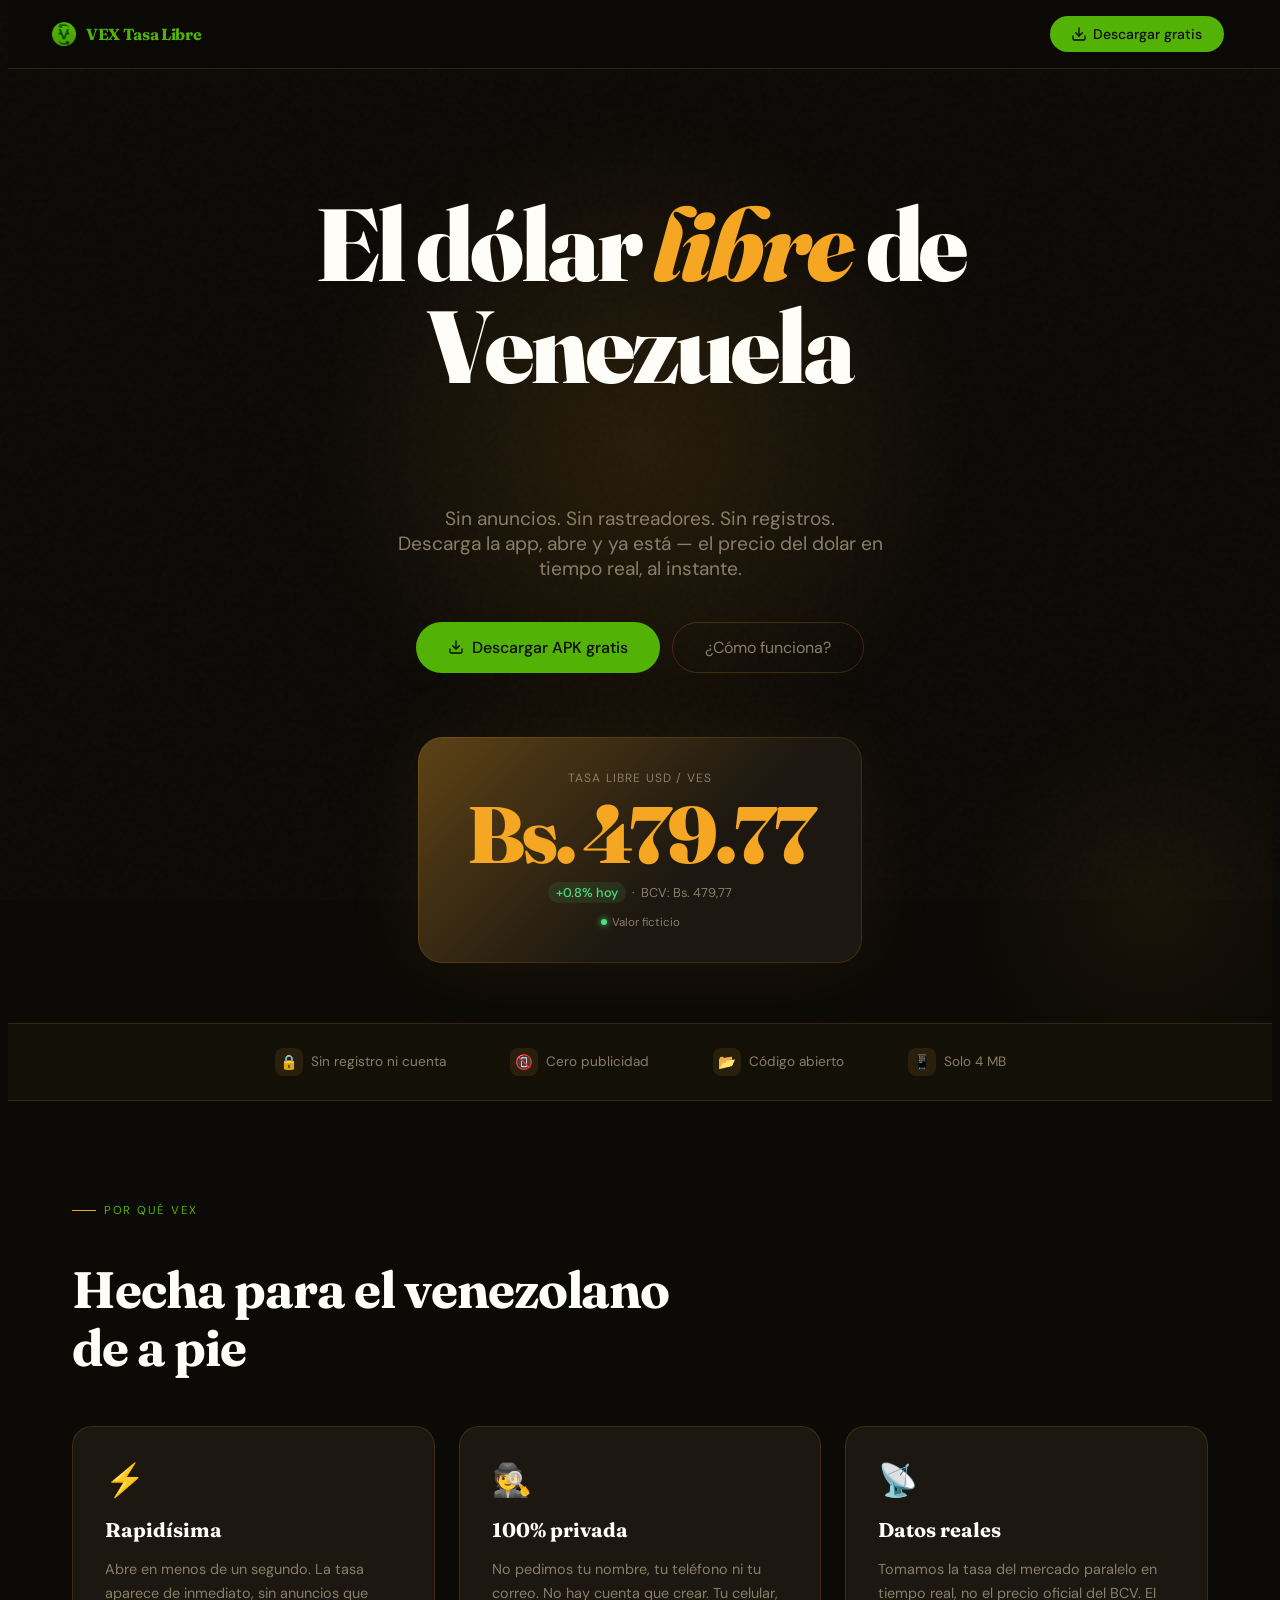
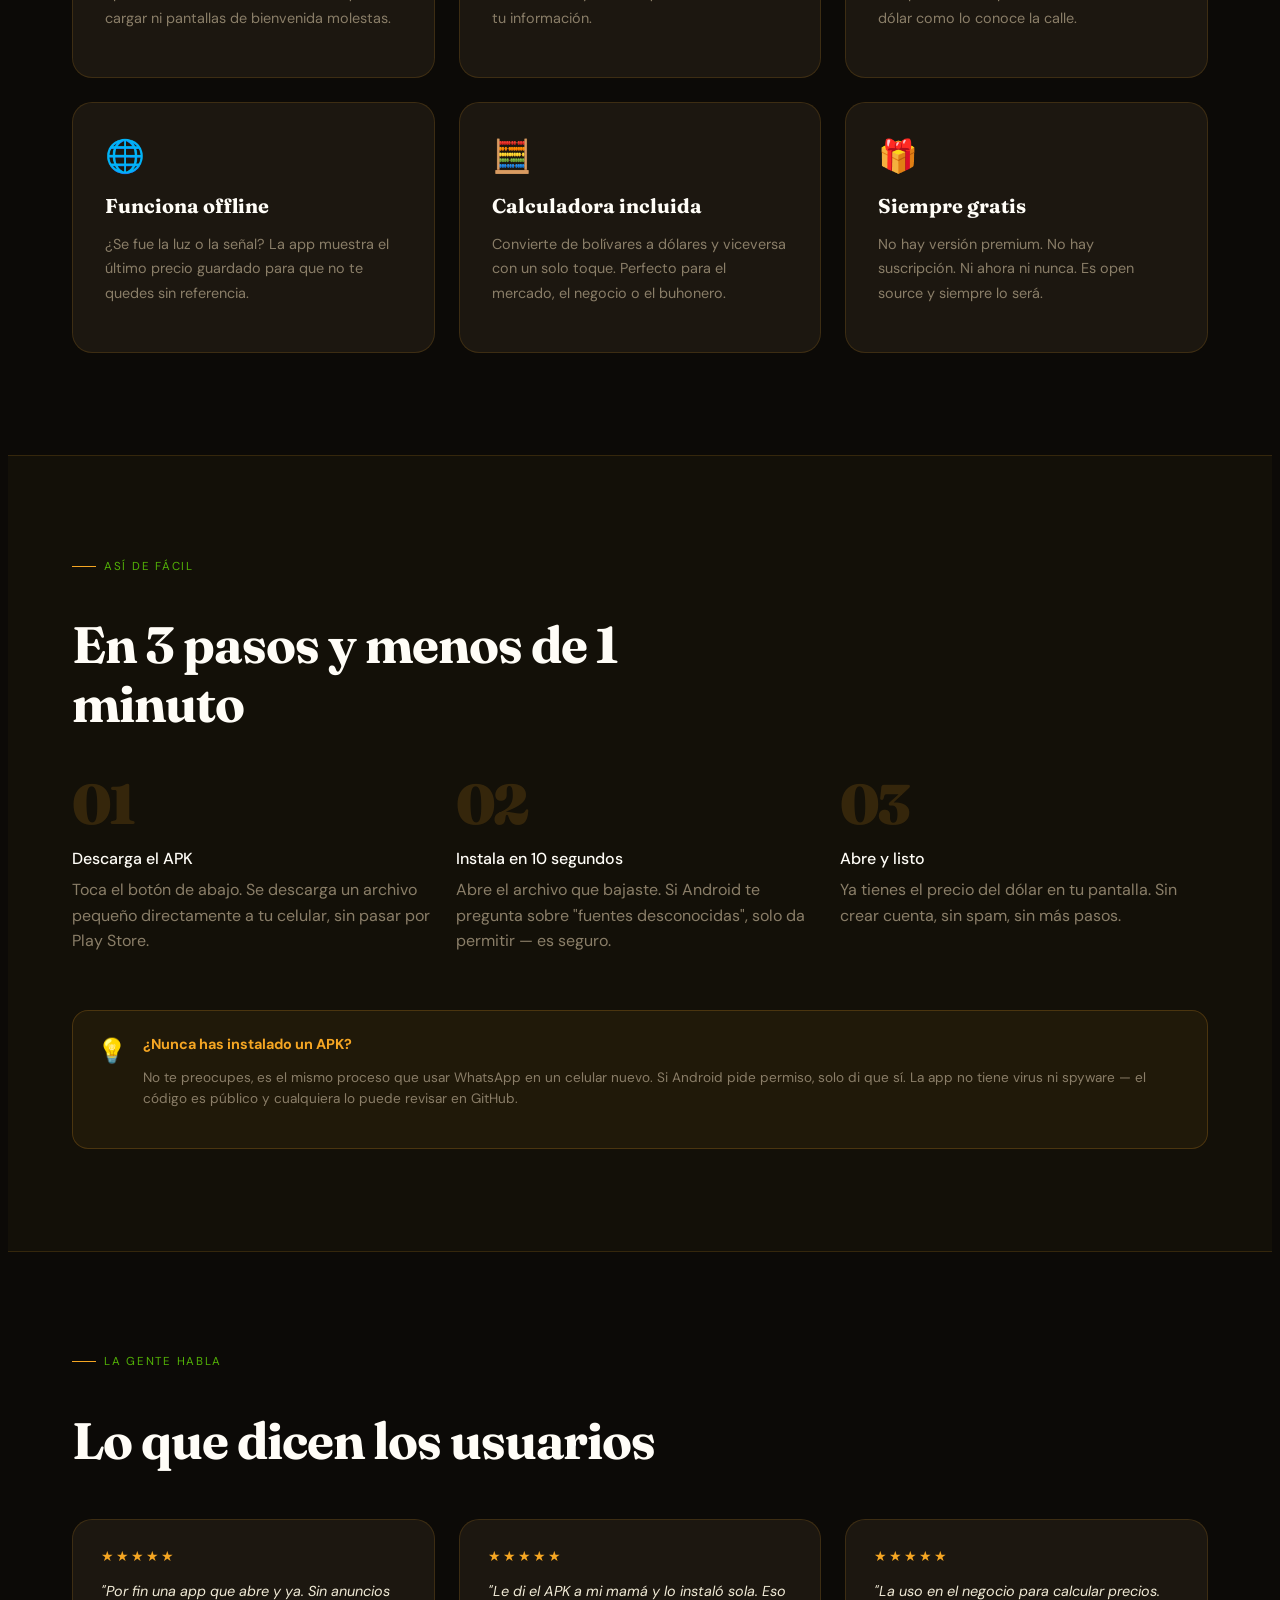
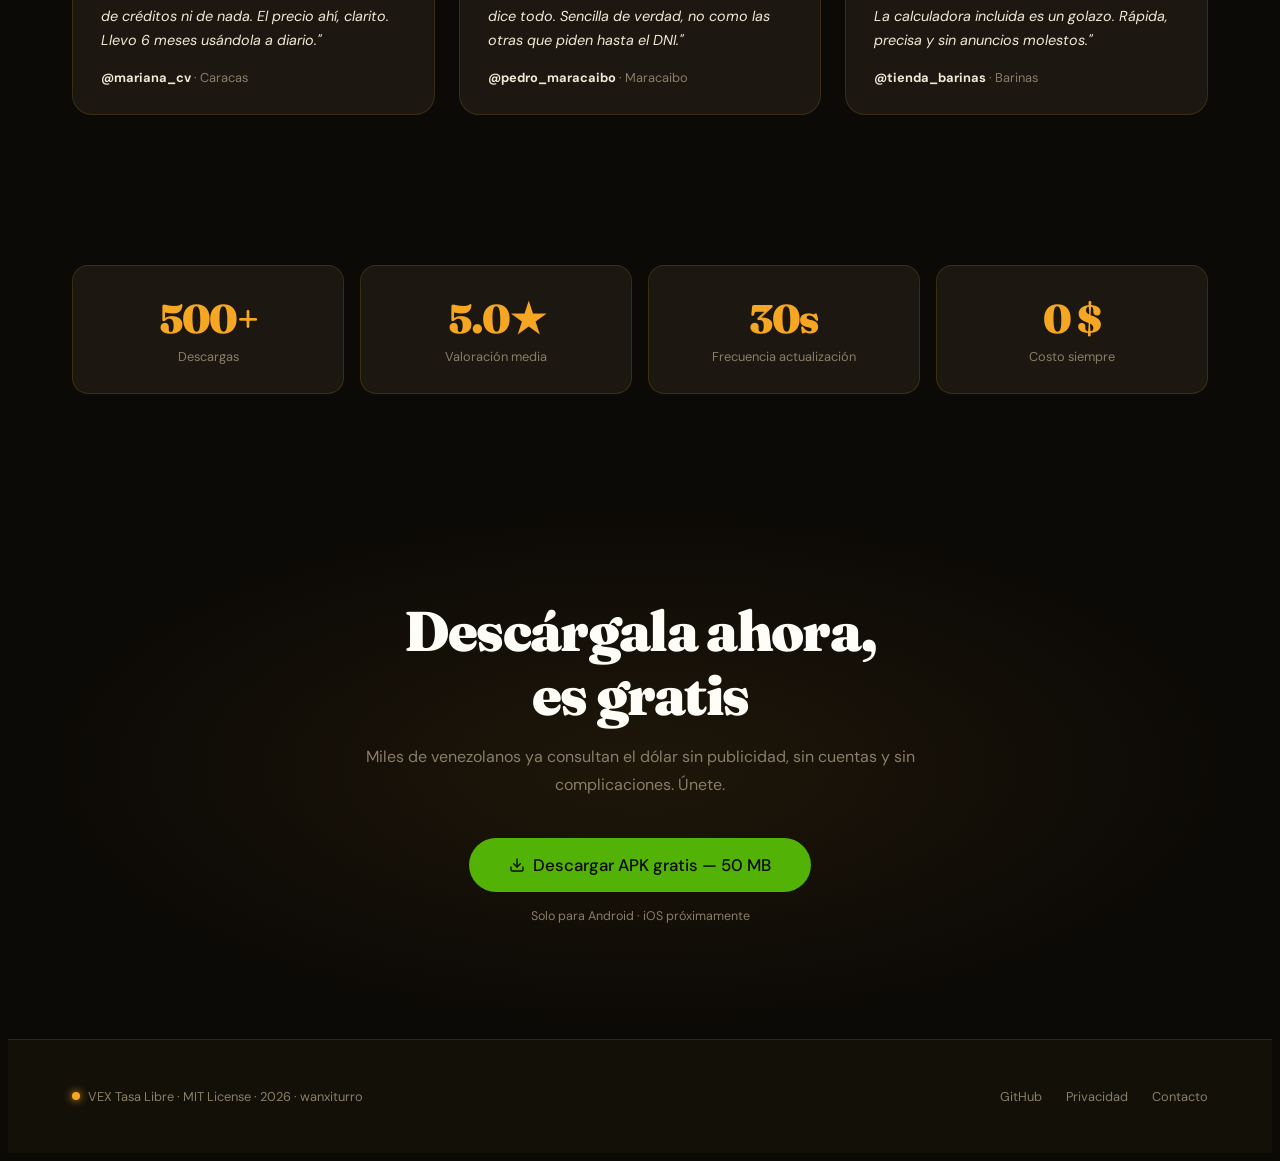
<file: index.html>
<!DOCTYPE html>
<html lang="es">
<head>
<meta charset="UTF-8" />
<meta name="viewport" content="width=device-width, initial-scale=1.0" />
<title>VEX Tasa Libre — El dólar de Venezuela, sin trabas</title>
<link rel="icon" type="image/x-icon" href="assets/favicon.ico">
<link rel="preconnect" href="https://fonts.googleapis.com">
<link rel="stylesheet" href="styles.css">
<link href="https://fonts.googleapis.com/css2?family=Fraunces:ital,opsz,wght@0,9..144,300;0,9..144,700;0,9..144,900;1,9..144,400&family=DM+Sans:ital,wght@0,300;0,400;0,500;1,300&display=swap" rel="stylesheet">
</head>
<body>

<!-- NAV -->
<nav>
  <a class="nav-logo" href="#">
    <img src="assets/logo-512x512.png" alt="Logo" style="width: 24px; height: 24px; margin-left: -20px;">
    VEX Tasa Libre
  </a>
  <button class="btn-nav" onclick="downloadAPK()">
    <svg class="icon" viewBox="0 0 24 24"><path d="M21 15v4a2 2 0 0 1-2 2H5a2 2 0 0 1-2-2v-4"/><polyline points="7 10 12 15 17 10"/><line x1="12" y1="15" x2="12" y2="3"/></svg>
    Descargar gratis
  </button>
</nav>

<!-- HERO -->
<section class="hero">
  <div class="hero-glow"></div>
  <div class="hero-glow2"></div>

  <h1>El dólar <span class="accent">libre</span> de Venezuela</h1>

  <p class="hero-sub">
    Sin anuncios. Sin rastreadores. Sin registros.<br>
    Descarga la app, abre y ya está — el precio del dolar en tiempo real, al instante.
  </p>

  <div class="hero-actions">
    <button class="btn-primary" onclick="downloadAPK()">
      <svg class="icon" viewBox="0 0 24 24"><path d="M21 15v4a2 2 0 0 1-2 2H5a2 2 0 0 1-2-2v-4"/><polyline points="7 10 12 15 17 10"/><line x1="12" y1="15" x2="12" y2="3"/></svg>
      Descargar APK gratis
    </button>
    <button class="btn-ghost" onclick="document.getElementById('como').scrollIntoView({behavior:'smooth'})">
      ¿Cómo funciona?
    </button>
  </div>

  <!-- RATE PREVIEW -->
  <div class="rate-card">
    <span class="rate-label">Tasa Libre USD / VES</span>
    <span class="rate-value" id="rateDisplay">Bs. 479.77</span>
    <div class="rate-sub">
      <span class="rate-change">+0.8% hoy</span>
      <span>·</span>
      <span>BCV: Bs. 479,77</span>
    </div>
    <div class="rate-updated">
      <span class="live"></span>
      Valor ficticio
    </div>
  </div>
</section>

<!-- TRUST STRIP -->
<div class="trust-strip appear">
  <div class="trust-item">
    <span class="trust-icon">🔒</span>
    Sin registro ni cuenta
  </div>
  <div class="trust-item">
    <span class="trust-icon">📵</span>
    Cero publicidad
  </div>
  <div class="trust-item">
    <span class="trust-icon">📂</span>
    Código abierto
  </div>
  <div class="trust-item">
    <span class="trust-icon">📱</span>
    Solo 4 MB
  </div>
</div>

<!-- FEATURES -->
<div class="section appear">
  <div class="section-label">Por qué VEX</div>
  <h2 class="section-title">Hecha para el venezolano de a pie</h2>

  <div class="features-grid">
    <div class="feature-card">
      <span class="feature-emoji">⚡</span>
      <div class="feature-title">Rapidísima</div>
      <p class="feature-desc">Abre en menos de un segundo. La tasa aparece de inmediato, sin anuncios que cargar ni pantallas de bienvenida molestas.</p>
    </div>
    <div class="feature-card">
      <span class="feature-emoji">🕵️</span>
      <div class="feature-title">100% privada</div>
      <p class="feature-desc">No pedimos tu nombre, tu teléfono ni tu correo. No hay cuenta que crear. Tu celular, tu información.</p>
    </div>
    <div class="feature-card">
      <span class="feature-emoji">📡</span>
      <div class="feature-title">Datos reales</div>
      <p class="feature-desc">Tomamos la tasa del mercado paralelo en tiempo real, no el precio oficial del BCV. El dólar como lo conoce la calle.</p>
    </div>
    <div class="feature-card">
      <span class="feature-emoji">🌐</span>
      <div class="feature-title">Funciona offline</div>
      <p class="feature-desc">¿Se fue la luz o la señal? La app muestra el último precio guardado para que no te quedes sin referencia.</p>
    </div>
    <div class="feature-card">
      <span class="feature-emoji">🧮</span>
      <div class="feature-title">Calculadora incluida</div>
      <p class="feature-desc">Convierte de bolívares a dólares y viceversa con un solo toque. Perfecto para el mercado, el negocio o el buhonero.</p>
    </div>
    <div class="feature-card">
      <span class="feature-emoji">🎁</span>
      <div class="feature-title">Siempre gratis</div>
      <p class="feature-desc">No hay versión premium. No hay suscripción. Ni ahora ni nunca. Es open source y siempre lo será.</p>
    </div>
  </div>
</div>

<!-- HOW TO -->
<div class="how-section" id="como">
  <div class="section appear">
    <div class="section-label">Así de fácil</div>
    <h2 class="section-title">En 3 pasos y menos de 1 minuto</h2>

    <div class="steps">
      <div class="step">
        <div class="step-num">01</div>
        <div class="step-title">Descarga el APK</div>
        <p class="step-desc">Toca el botón de abajo. Se descarga un archivo pequeño directamente a tu celular, sin pasar por Play Store.</p>
      </div>
      <div class="step">
        <div class="step-num">02</div>
        <div class="step-title">Instala en 10 segundos</div>
        <p class="step-desc">Abre el archivo que bajaste. Si Android te pregunta sobre "fuentes desconocidas", solo da permitir — es seguro.</p>
      </div>
      <div class="step">
        <div class="step-num">03</div>
        <div class="step-title">Abre y listo</div>
        <p class="step-desc">Ya tienes el precio del dólar en tu pantalla. Sin crear cuenta, sin spam, sin más pasos.</p>
      </div>
    </div>

    <div style="margin-top: 2.5rem; padding: 1.5rem; background: rgba(245,166,35,0.06); border: 1px solid rgba(245,166,35,0.2); border-radius: 16px; display:flex; gap: 1rem; align-items:flex-start;">
      <span style="font-size:1.5rem;flex-shrink:0;">💡</span>
      <div>
        <strong style="color:var(--gold);font-size:0.9rem;display:block;margin-bottom:0.3rem;">¿Nunca has instalado un APK?</strong>
        <p style="font-size:0.85rem;color:var(--muted);line-height:1.6;">No te preocupes, es el mismo proceso que usar WhatsApp en un celular nuevo. Si Android pide permiso, solo di que sí. La app no tiene virus ni spyware — el código es público y cualquiera lo puede revisar en GitHub.</p>
      </div>
    </div>
  </div>
</div>

<!-- TESTIMONIALS -->
<div class="section appear">
  <div class="section-label">La gente habla</div>
  <h2 class="section-title">Lo que dicen los usuarios</h2>

  <div class="testimonials">
    <div class="testi">
      <div class="testi-stars">★★★★★</div>
      <p class="testi-text">"Por fin una app que abre y ya. Sin anuncios de créditos ni de nada. El precio ahí, clarito. Llevo 6 meses usándola a diario."</p>
      <div class="testi-author"><strong>@mariana_cv</strong> · Caracas</div>
    </div>
    <div class="testi">
      <div class="testi-stars">★★★★★</div>
      <p class="testi-text">"Le di el APK a mi mamá y lo instaló sola. Eso dice todo. Sencilla de verdad, no como las otras que piden hasta el DNI."</p>
      <div class="testi-author"><strong>@pedro_maracaibo</strong> · Maracaibo</div>
    </div>
    <div class="testi">
      <div class="testi-stars">★★★★★</div>
      <p class="testi-text">"La uso en el negocio para calcular precios. La calculadora incluida es un golazo. Rápida, precisa y sin anuncios molestos."</p>
      <div class="testi-author"><strong>@tienda_barinas</strong> · Barinas</div>
    </div>
  </div>
</div>

<!-- STATS -->
<div class="section appear" style="padding-top:0">
  <div class="stats-row">
    <div class="stat-box">
      <div class="stat-num">500+</div>
      <div class="stat-label">Descargas</div>
    </div>
    <div class="stat-box">
      <div class="stat-num">5.0★</div>
      <div class="stat-label">Valoración media</div>
    </div>
    <div class="stat-box">
      <div class="stat-num">30s</div>
      <div class="stat-label">Frecuencia actualización</div>
    </div>
    <div class="stat-box">
      <div class="stat-num">0 $</div>
      <div class="stat-label">Costo siempre</div>
    </div>
  </div>
</div>

<!-- CTA -->
<section class="cta-section appear">
  <div class="cta-bg"></div>
  <div class="cta-inner">
    <div class="cta-title">Descárgala ahora,<br>es gratis</div>
    <p class="cta-sub">Miles de venezolanos ya consultan el dólar sin publicidad, sin cuentas y sin complicaciones. Únete.</p>
    <button class="btn-primary" style="font-size:1.05rem;padding:1rem 2.5rem;margin:0 auto;" onclick="downloadAPK()">
      <svg class="icon" viewBox="0 0 24 24"><path d="M21 15v4a2 2 0 0 1-2 2H5a2 2 0 0 1-2-2v-4"/><polyline points="7 10 12 15 17 10"/><line x1="12" y1="15" x2="12" y2="3"/></svg>
      Descargar APK gratis — 50 MB
    </button>
    <p style="margin-top:1rem;font-size:0.78rem;color:var(--muted);">Solo para Android · iOS próximamente</p>
  </div>
</section>

<!-- FOOTER -->
<footer>
  <div style="display:flex;align-items:center;gap:8px;">
    <span style="width:8px;height:8px;background:var(--gold);border-radius:50%;box-shadow:0 0 8px var(--gold);"></span>
    <span>VEX Tasa Libre · MIT License · 2026 · wanxiturro</span>
  </div>
  <div class="footer-links">
    <a href="https://github.com/wanxiturro/vex-tasa-libre-flutter">GitHub</a>
    <a href="privacy.html">Privacidad</a>
    <a href="https://github.com/wanxiturro/">Contacto</a>
  </div>
</footer>
<script src="script.js"></script>
</body>
</html>
</file>
<file: styles.css>
<style>
  *, *::before, *::after { box-sizing: border-box; margin: 0; padding: 0; }

  :root {
    --gold:    #F5A623;
    --gold-l:  #FFCF6B;
    --gold-d:  #C47D0A;
    --bg:      #0C0A07;
    --bg2:     #131008;
    --surface: #1C1710;
    --border:  rgba(245,166,35,0.15);
    --text:    #F0EAD6;
    --muted:   #8A7E68;
    --white:   #FFFDF7;
  }

  html { scroll-behavior: smooth; }

  body {
    font-family: 'DM Sans', sans-serif;
    background: var(--bg);
    color: var(--text);
    overflow-x: hidden;
  }

  /* ── NOISE TEXTURE ── */
  body::before {
    content: '';
    position: fixed; inset: 0; z-index: 0; pointer-events: none;
    background-image: url("data:image/svg+xml,%3Csvg viewBox='0 0 200 200' xmlns='http://www.w3.org/2000/svg'%3E%3Cfilter id='n'%3E%3CfeTurbulence type='fractalNoise' baseFrequency='0.9' numOctaves='4' stitchTiles='stitch'/%3E%3C/filter%3E%3Crect width='100%25' height='100%25' filter='url(%23n)' opacity='1'/%3E%3C/svg%3E");
    opacity: 0.025;
  }

  /* ── NAV ── */
  nav {
    position: fixed; top: 0; width: 90%; z-index: 100;
    padding: 0 clamp(1.5rem,5vw,4rem);
    height: 68px;
    display: flex; align-items: center; justify-content: space-between;
    background: rgba(12,10,7,0.85);
    backdrop-filter: blur(16px);
    border-bottom: 1px solid var(--border);
  }

  .nav-logo {
    display: flex; align-items: center; gap: 10px;
    font-family: 'Fraunces', serif;
    font-weight: 700; font-size: 1.0rem;
    color: #53b206;
    text-decoration: none;
    letter-spacing: -0.02em;
    margin-left: -25;
  }

  .nav-logo .dot {
    width: 10px; height: 10px;
    background: #53b206;
    border-radius: 50%;
    box-shadow: 0 0 12px #53b206;
    animation: pulse 2s ease-in-out infinite;
  }

  @keyframes pulse {
    0%,100% { box-shadow: 0 0 8px var(--gold); opacity: 1; }
    50% { box-shadow: 0 0 20px var(--gold-l); opacity: 0.7; }
  }

  .btn-nav {
    background: #53b206;
    color: var(--bg);
    border: none; cursor: pointer;
    font-family: 'DM Sans', sans-serif;
    font-weight: 500; font-size: 0.875rem;
    padding: 0.55rem 1.35rem;
    border-radius: 100px;
    display: flex; align-items: center; gap: 6px;
    transition: transform 0.2s, background 0.2s;
  }
  .btn-nav:hover { background: #82d93a; transform: translateY(-1px); }

  /* ── HERO ── */
  .hero {
    position: relative;
    min-height: 90svh;
    display: flex; flex-direction: column;
    align-items: center; justify-content: center;
    text-align: center;
    padding: 100px clamp(1.5rem,5vw,4rem) 60px;
    overflow: hidden;
  }

  .hero-glow {
    position: absolute;
    width: 680px; height: 680px;
    background: radial-gradient(circle, rgba(245,166,35,0.12) 0%, transparent 70%);
    border-radius: 50%;
    top: 50%; left: 50%;
    transform: translate(-50%, -60%);
    pointer-events: none;
  }

  .hero-glow2 {
    position: absolute;
    width: 400px; height: 400px;
    background: radial-gradient(circle, rgba(245,166,35,0.06) 0%, transparent 70%);
    border-radius: 50%;
    bottom: -80px; right: -80px;
    pointer-events: none;
  }

  .badge {
    display: inline-flex; align-items: center; gap: 8px;
    padding: 0.4rem 1rem;
    border: 1px solid var(--border);
    border-radius: 100px;
    font-size: 0.8rem; color: var(--gold);
    background: rgba(245,166,35,0.07);
    margin-bottom: 2rem;
    animation: fadeUp 0.6s ease both;
  }

  .badge-dot {
    width: 6px; height: 6px;
    background: #4ade80; border-radius: 50%;
    box-shadow: 0 0 8px #4ade80;
    animation: pulse 1.5s ease-in-out infinite;
  }

  h1 {
    font-family: 'Fraunces', serif;
    font-size: clamp(3rem, 8vw, 6.5rem);
    font-weight: 900;
    line-height: 1.0;
    letter-spacing: -0.03em;
    color: var(--white);
    max-width: 14ch;
    animation: fadeUp 0.6s 0.1s ease both;
  }

  h1 .accent {
    color: var(--gold);
    font-style: italic;
  }

  .hero-sub {
    font-size: clamp(1rem, 2.5vw, 1.2rem);
    color: var(--muted);
    max-width: 42ch;
    margin: 1.5rem auto 0;
    line-height: 1.3;
    animation: fadeUp 0.6s 0.2s ease both;
  }

  .hero-actions {
    display: flex; gap: 12px; flex-wrap: wrap; justify-content: center;
    margin-top: 2.5rem;
    animation: fadeUp 0.6s 0.3s ease both;
  }

  .btn-primary {
    background: #53b206;
    color: var(--bg);
    border: none; cursor: pointer;
    font-family: 'DM Sans', sans-serif;
    font-weight: 500; font-size: 1rem;
    padding: 0.875rem 2rem;
    border-radius: 100px;
    display: flex; align-items: center; gap: 8px;
    transition: transform 0.2s, background 0.2s, box-shadow 0.2s;
    box-shadow: 0 0 0 rgba(245,166,35,0);
  }
  .btn-primary:hover {
    background: #53b206;
    transform: translateY(-2px);
    box-shadow: 0 8px 32px rgba(245,166,35,0.3);
  }

  .btn-ghost {
    background: transparent;
    color: var(--muted);
    border: 1px solid rgba(245,166,35,0.2);
    cursor: pointer;
    font-family: 'DM Sans', sans-serif;
    font-weight: 400; font-size: 1rem;
    padding: 0.875rem 2rem;
    border-radius: 100px;
    transition: color 0.2s, border-color 0.2s;
  }
  .btn-ghost:hover { color: var(--text); border-color: rgba(245,166,35,0.5); }

  /* ── RATE CARD ── */
  .rate-card {
    margin-top: 4rem;
    background: var(--surface);
    border: 1px solid var(--border);
    border-radius: 24px;
    padding: 2rem 3rem;
    display: inline-flex; flex-direction: column; align-items: center;
    gap: 0.5rem;
    position: relative;
    animation: fadeUp 0.6s 0.4s ease both;
    box-shadow: 0 0 80px rgba(245,166,35,0.08);
  }

  .rate-card::before {
    content: '';
    position: absolute; inset: -1px;
    border-radius: 25px;
    background: linear-gradient(135deg, rgba(245,166,35,0.3), transparent 60%);
    z-index: -1;
    pointer-events: none;
  }

  .rate-label {
    font-size: 0.75rem; text-transform: uppercase; letter-spacing: 0.1em;
    color: var(--muted);
  }

  .rate-value {
    font-family: 'Fraunces', serif;
    font-size: clamp(3rem, 8vw, 5rem);
    font-weight: 900;
    color: var(--gold);
    line-height: 1;
    letter-spacing: -0.04em;
  }

  .rate-sub {
    display: flex; align-items: center; gap: 6px;
    font-size: 0.8rem; color: var(--muted);
  }

  .rate-change {
    color: #4ade80;
    font-weight: 500;
    background: rgba(74, 222, 128, 0.1);
    padding: 2px 8px; border-radius: 100px;
  }

  .rate-updated {
    display: flex; align-items: center; gap: 5px;
    margin-top: 0.25rem;
    font-size: 0.72rem; color: var(--muted);
  }

  .rate-updated .live {
    width: 6px; height: 6px; background: #4ade80; border-radius: 50%;
    box-shadow: 0 0 6px #4ade80;
    animation: pulse 1.5s ease-in-out infinite;
  }

  /* ── TRUST STRIP ── */
  .trust-strip {
    padding: 1.5rem clamp(1.5rem,5vw,4rem);
    border-top: 1px solid var(--border);
    border-bottom: 1px solid var(--border);
    background: var(--bg2);
    display: flex; align-items: center; justify-content: center;
    gap: clamp(1.5rem, 5vw, 4rem);
    flex-wrap: wrap;
  }

  .trust-item {
    display: flex; align-items: center; gap: 8px;
    font-size: 0.85rem; color: var(--muted);
  }

  .trust-icon {
    width: 28px; height: 28px;
    background: rgba(245,166,35,0.1);
    border-radius: 8px;
    display: flex; align-items: center; justify-content: center;
    font-size: 0.9rem;
  }

  /* ── FEATURES ── */
  .section {
    padding: clamp(4rem,8vw,7rem) clamp(1.5rem,5vw,4rem);
    max-width: 1200px; margin: 0 auto;
  }

  .section-label {
    font-size: 0.72rem; text-transform: uppercase; letter-spacing: 0.15em;
    color: #53b206; margin-bottom: 1rem;
    display: flex; align-items: center; gap: 8px;
  }
  .section-label::before {
    content: '';
    width: 24px; height: 1px; background: var(--gold);
  }

  .section-title {
    font-family: 'Fraunces', serif;
    font-size: clamp(2rem, 4vw, 3.2rem);
    font-weight: 700;
    color: var(--white);
    line-height: 1.15;
    letter-spacing: -0.02em;
    max-width: 18ch;
  }

  .features-grid {
    display: grid;
    grid-template-columns: repeat(auto-fit, minmax(280px, 1fr));
    gap: 1.5rem;
    margin-top: 3rem;
  }

  .feature-card {
    background: var(--surface);
    border: 1px solid var(--border);
    border-radius: 20px;
    padding: 2rem;
    transition: border-color 0.3s, transform 0.3s, box-shadow 0.3s;
    cursor: default;
  }
  .feature-card:hover {
    border-color: rgba(245,166,35,0.4);
    transform: translateY(-4px);
    box-shadow: 0 12px 40px rgba(0,0,0,0.4);
  }

  .feature-emoji {
    font-size: 2rem; margin-bottom: 1rem;
    display: block;
  }

  .feature-title {
    font-family: 'Fraunces', serif;
    font-size: 1.25rem; font-weight: 700;
    color: var(--white); margin-bottom: 0.5rem;
  }

  .feature-desc {
    font-size: 0.9rem; line-height: 1.7;
    color: var(--muted);
  }

  /* ── HOW TO ── */
  .how-section {
    background: var(--bg2);
    border-top: 1px solid var(--border);
    border-bottom: 1px solid var(--border);
  }

  .steps {
    display: grid;
    grid-template-columns: repeat(auto-fit, minmax(220px, 1fr));
    gap: 1rem; margin-top: 1rem;
  }

  .step {
    display: flex; flex-direction: column; gap: 1rem;
    position: relative;
  }

  .step-num {
    font-family: 'Fraunces', serif;
    font-size: 3.5rem; font-weight: 900;
    color: rgba(245,166,35,0.15);
    line-height: 1;
    letter-spacing: -0.05em;
  }

  .step-title {
    font-weight: 500; font-size: 1rem; color: var(--white); margin-bottom: 0.25;
  }

  .step-desc {
    font-size: 1rem; color: var(--muted); line-height: 1.6; margin-top: -0.50rem;
  }

  /* ── SOCIAL PROOF ── */
  .testimonials {
    display: grid;
    grid-template-columns: repeat(auto-fit, minmax(260px, 1fr));
    gap: 1.5rem; margin-top: 3rem;
  }

  .testi {
    background: var(--surface);
    border: 1px solid var(--border);
    border-radius: 20px;
    padding: 1.75rem;
  }

  .testi-stars {
    color: var(--gold); font-size: 0.85rem; margin-bottom: 0.75rem;
    letter-spacing: 2px;
  }

  .testi-text {
    font-size: 0.9rem; line-height: 1.7; color: var(--text);
    margin-bottom: 1rem;
    font-style: italic;
  }

  .testi-author {
    font-size: 0.8rem; color: var(--muted);
  }

  .testi-author strong {
    color: var(--text); font-style: normal;
  }

  /* ── STATS ── */
  .stats-row {
    display: grid;
    grid-template-columns: repeat(auto-fit, minmax(160px, 1fr));
    gap: 1rem; margin-top: 3rem;
  }

  .stat-box {
    background: var(--surface);
    border: 1px solid var(--border);
    border-radius: 16px;
    padding: 1.75rem 1.25rem;
    text-align: center;
    transition: border-color 0.3s;
  }
  .stat-box:hover { border-color: rgba(245,166,35,0.4); }

  .stat-num {
    font-family: 'Fraunces', serif;
    font-size: 2.5rem; font-weight: 900;
    color: var(--gold); letter-spacing: -0.04em;
  }

  .stat-label {
    font-size: 0.8rem; color: var(--muted); margin-top: 0.3rem;
  }

  /* ── CTA ── */
  .cta-section {
    padding: clamp(4rem,8vw,7rem) clamp(1.5rem,5vw,4rem);
    text-align: center;
    position: relative; overflow: hidden;
  }

  .cta-bg {
    position: absolute; inset: 0; pointer-events: none;
    background: radial-gradient(ellipse at 50% 50%, rgba(245,166,35,0.08) 0%, transparent 70%);
  }

  .cta-inner {
    max-width: 600px; margin: 0 auto; position: relative;
  }

  .cta-title {
    font-family: 'Fraunces', serif;
    font-size: clamp(2.2rem, 5vw, 3.5rem);
    font-weight: 900;
    color: var(--white); line-height: 1.15;
    letter-spacing: -0.03em;
    margin-bottom: 1rem;
  }

  .cta-sub {
    color: var(--muted); font-size: 1rem; line-height: 1.7;
    margin-bottom: 2.5rem;
  }

  /* ── FOOTER ── */
  footer {
    padding: 3rem clamp(1.5rem,5vw,4rem);
    border-top: 1px solid var(--border);
    background: var(--bg2);
    display: flex; align-items: center; justify-content: space-between;
    flex-wrap: wrap; gap: 1rem;
    font-size: 0.8rem; color: var(--muted);
  }

  footer a { color: var(--muted); text-decoration: none; transition: color 0.2s; }
  footer a:hover { color: var(--gold); }

  .footer-links { display: flex; gap: 1.5rem; flex-wrap: wrap; }

  /* ── UTILS ── */
  @keyframes fadeUp {
    from { opacity: 0; transform: translateY(20px); }
    to   { opacity: 1; transform: translateY(0); }
  }

  .appear {
    opacity: 0; transform: translateY(24px);
    transition: opacity 0.6s ease, transform 0.6s ease;
  }
  .appear.visible { opacity: 1; transform: translateY(0); }

  svg.icon { width: 16px; height: 16px; fill: none; stroke: currentColor; stroke-width: 2; stroke-linecap: round; stroke-linejoin: round; }

  @media (max-width: 600px) {
    .hero-actions { flex-direction: column; align-items: stretch; }
    .hero-actions button { width: 100%; justify-content: center; }
    .trust-strip { gap: 1rem; }
    .rate-card { padding: 1.5rem 2rem; width: 100%; }
  }
</style>
</file>
